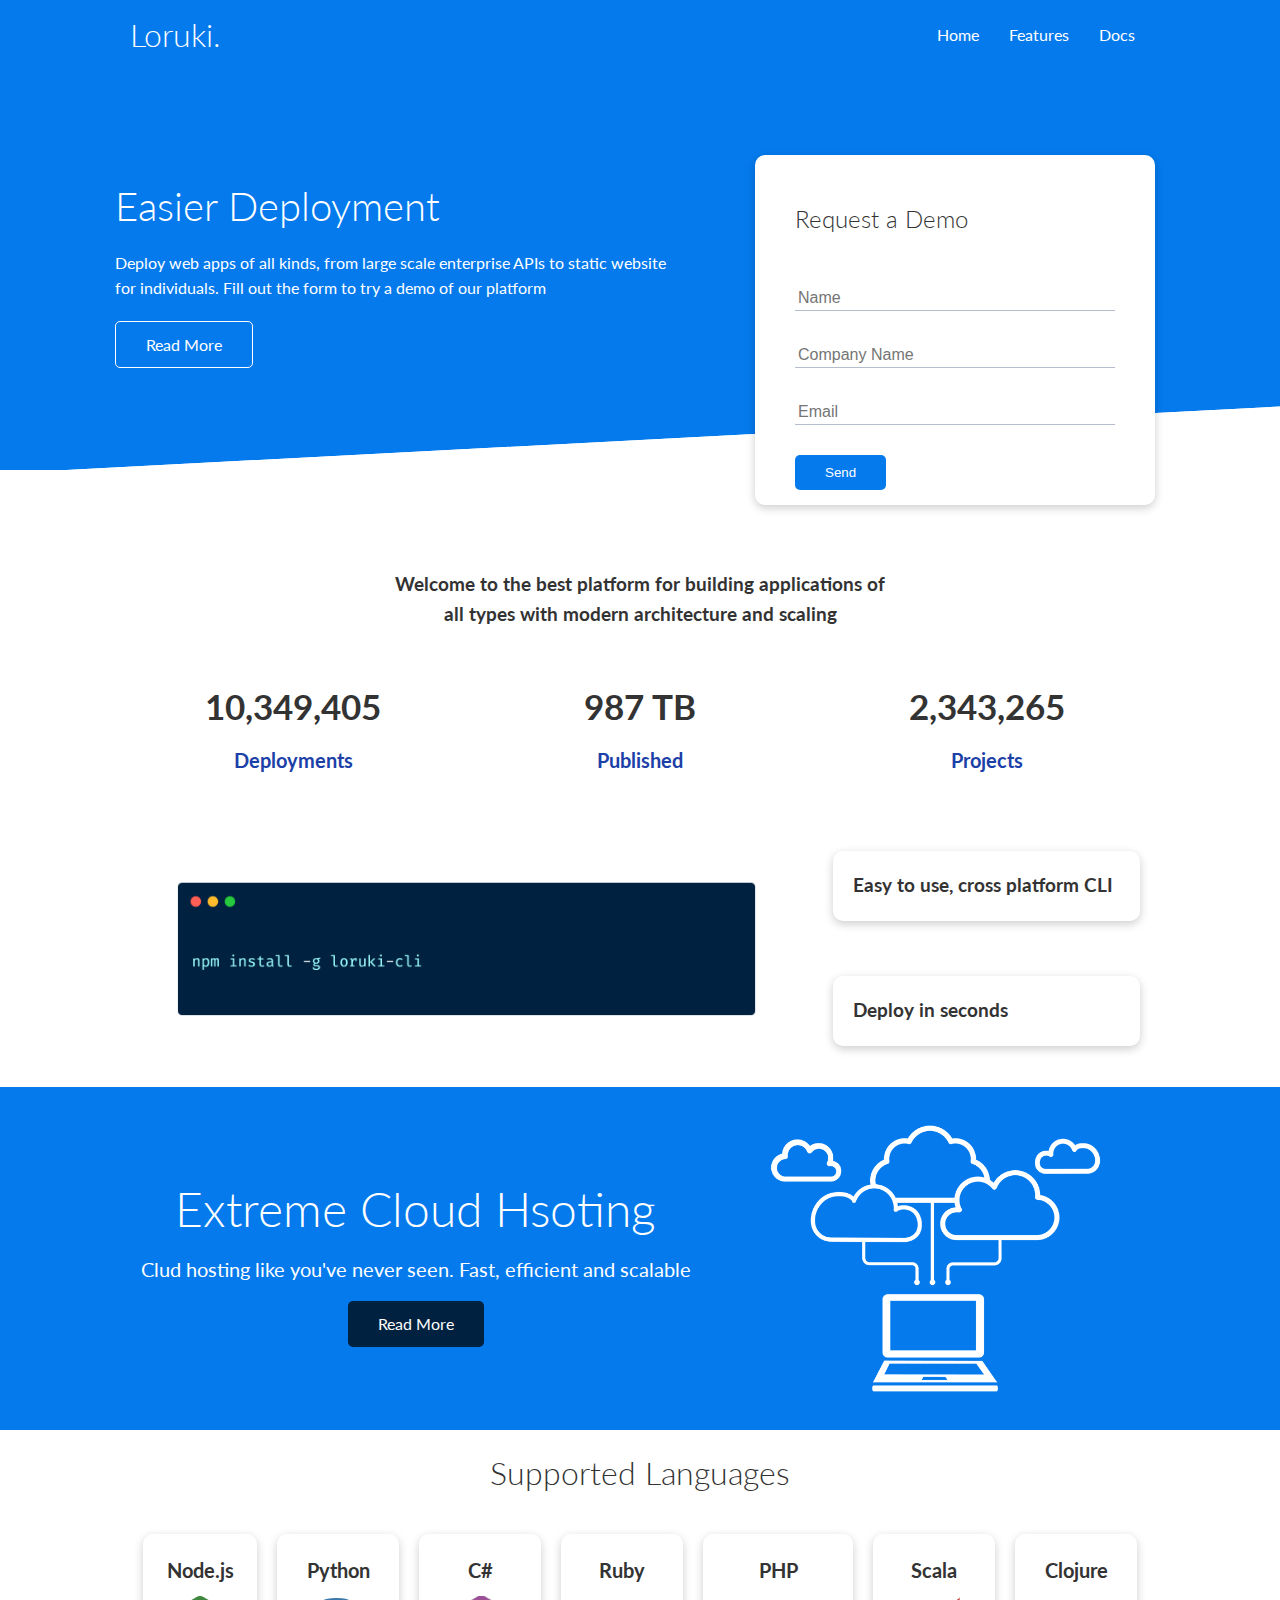
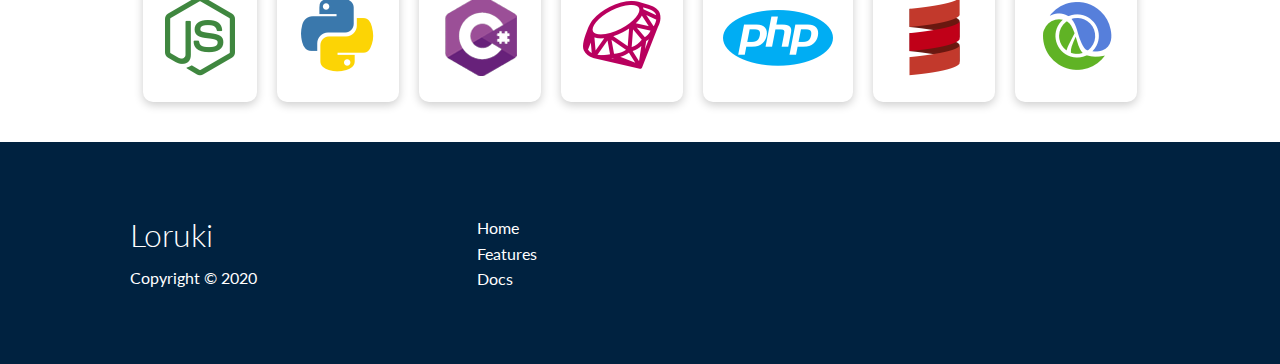
<file: index.html>
<!DOCTYPE html>
<html lang="en">
	<head>
		<meta charset="UTF-8" />
		<meta http-equiv="X-UA-Compatible" content="IE=edge" />
		<meta name="viewport" content="width=device-width, initial-scale=1.0" />
		<title>Loruki | Cloud Hosting For Everyone</title>
		<!-- Tutorial link: https://youtu.be/p0bGHP-PXD4 -->

		<!-- Google font -->
		<link rel="preconnect" href="https://fonts.gstatic.com" />
		<link href="https://fonts.googleapis.com/css2?family=Lato:wght@300&display=swap" rel="stylesheet" />

		<!-- Font Awesome stylesheet -->
		<link rel="stylesheet" href="https://cdnjs.cloudflare.com/ajax/libs/font-awesome/5.15.2/css/all.min.css" integrity="sha512-HK5fgLBL+xu6dm/Ii3z4xhlSUyZgTT9tuc/hSrtw6uzJOvgRr2a9jyxxT1ely+B+xFAmJKVSTbpM/CuL7qxO8w==" crossorigin="anonymous" />

		<!-- My stylesheet -->
		<link rel="stylesheet" href="./assert/css/utilities.css" />
		<link rel="stylesheet" href="./assert/css/style.css" />
	</head>
	<body>
		<!-- Navbar -->
		<div class="navbar">
			<div class="container flex">
				<h1 class="logo">Loruki.</h1>
				<nav>
					<ul>
						<li><a href="index.html">Home</a></li>
						<li><a href="features.html">Features</a></li>
						<li><a href="docs.html">Docs</a></li>
					</ul>
				</nav>
			</div>
		</div>

		<!-- Showcase -->
		<section class="showcase">
			<div class="container grid">
				<div class="showcase-text">
					<h1>Easier Deployment</h1>
					<p>Deploy web apps of all kinds, from large scale enterprise APIs to static website for individuals. Fill out the form to try a demo of our platform</p>
					<a href="features.html" class="btn btn-outline">Read More</a>
				</div>

				<div class="showcase-form card">
					<h2>Request a Demo</h2>
					<form name="contact" method="POST" netlify-honeypot="bot-field" data-netlify="true">
						<input type="hidden" name="form-name" value="contact" />
						<p class="hidden">
							<label>Don’t fill this out if you’re human: <input name="bot-field" /></label>
						</p>
						<div class="form-control">
							<input type="text" name="name" placeholder="Name" required />
						</div>
						<div class="form-control">
							<input type="text" name="company" placeholder="Company Name" required />
						</div>
						<div class="form-control">
							<input type="email" name="email" placeholder="Email" required />
						</div>
						<input type="submit" value="Send" class="btn btn-primary" />
					</form>
				</div>
			</div>
		</section>

		<!-- Stats -->
		<section class="stats">
			<div class="container">
				<h3 class="stats-hedding text-center mtb-1">Welcome to the best platform for building applications of all types with modern architecture and scaling</h3>
				<div class="grid grid-3 text-center mtb-4">
					<div>
						<i class="fas fa-server fa-3x"></i>
						<h3>10,349,405</h3>
						<p class="text-secondary">Deployments</p>
					</div>

					<div>
						<i class="fas fa-upload fa-3x"></i>
						<h3>987 TB</h3>
						<p class="text-secondary">Published</p>
					</div>

					<div>
						<i class="fas fa-project-diagram fa-3x"></i>
						<h3>2,343,265</h3>
						<p class="text-secondary">Projects</p>
					</div>
				</div>
			</div>
		</section>

		<!-- Cli -->
		<section class="cli">
			<div class="container grid">
				<img src="./assert/images/img-cli.png" alt="" />
				<div class="card">
					<h3>Easy to use, cross platform CLI</h3>
				</div>

				<div class="card">
					<h3>Deploy in seconds</h3>
				</div>
			</div>
		</section>

		<!-- Cloud -->
		<section class="cloud bg-primary mtb-2 ptb-2">
			<div class="container grid">
				<div class="text-center">
					<h2 class="lg">Extreme Cloud Hsoting</h2>
					<p class="lead mtb-1">Clud hosting like you've never seen. Fast, efficient and scalable</p>
					<a href="features.html" class="btn btn-dark">Read More</a>
				</div>
				<img src="./assert/images/img-cloud.png" alt="" />
			</div>
		</section>

		<!-- Languages -->
		<section class="languages">
			<h2 class="md text-center mtb-2">Supported Languages</h2>
			<div class="container flex">
				<div class="card">
					<h4>Node.js</h4>
					<img src="./assert/logos/logo-node.png" alt="" />
				</div>

				<div class="card">
					<h4>Python</h4>
					<img src="./assert/logos/logo-python.png" alt="" />
				</div>

				<div class="card">
					<h4>C#</h4>
					<img src="./assert/logos/logo-csharp.png" alt="" />
				</div>

				<div class="card">
					<h4>Ruby</h4>
					<img src="./assert/logos/logo-ruby.png" alt="" />
				</div>

				<div class="card">
					<h4>PHP</h4>
					<img src="./assert/logos/logo-php.png" alt="" />
				</div>

				<div class="card">
					<h4>Scala</h4>
					<img src="./assert/logos/logo-scala.png" alt="" />
				</div>

				<div class="card">
					<h4>Clojure</h4>
					<img src="./assert/logos/logo-clojure.png" alt="" />
				</div>
			</div>
		</section>

		<!-- Footer -->
		<footer class="footer bg-dark ptb-5">
			<div class="container grid grid-3">
				<div>
					<h1>Loruki</h1>
					<p>Copyright &copy; 2020</p>
				</div>

				<nav>
					<ul>
						<li><a href="index.html">Home</a></li>
						<li><a href="features.html">Features</a></li>
						<li><a href="docs.html">Docs</a></li>
					</ul>
				</nav>

				<div class="social">
					<a href="#"><i class="fab fa-github fa-2x"></i></a>
					<a href="#"><i class="fab fa-facebook fa-2x"></i></a>
					<a href="#"><i class="fab fa-instagram fa-2x"></i></a>
					<a href="#"><i class="fab fa-twitter fa-2x"></i></a>
				</div>
			</div>
		</footer>
	</body>
</html>
</file>
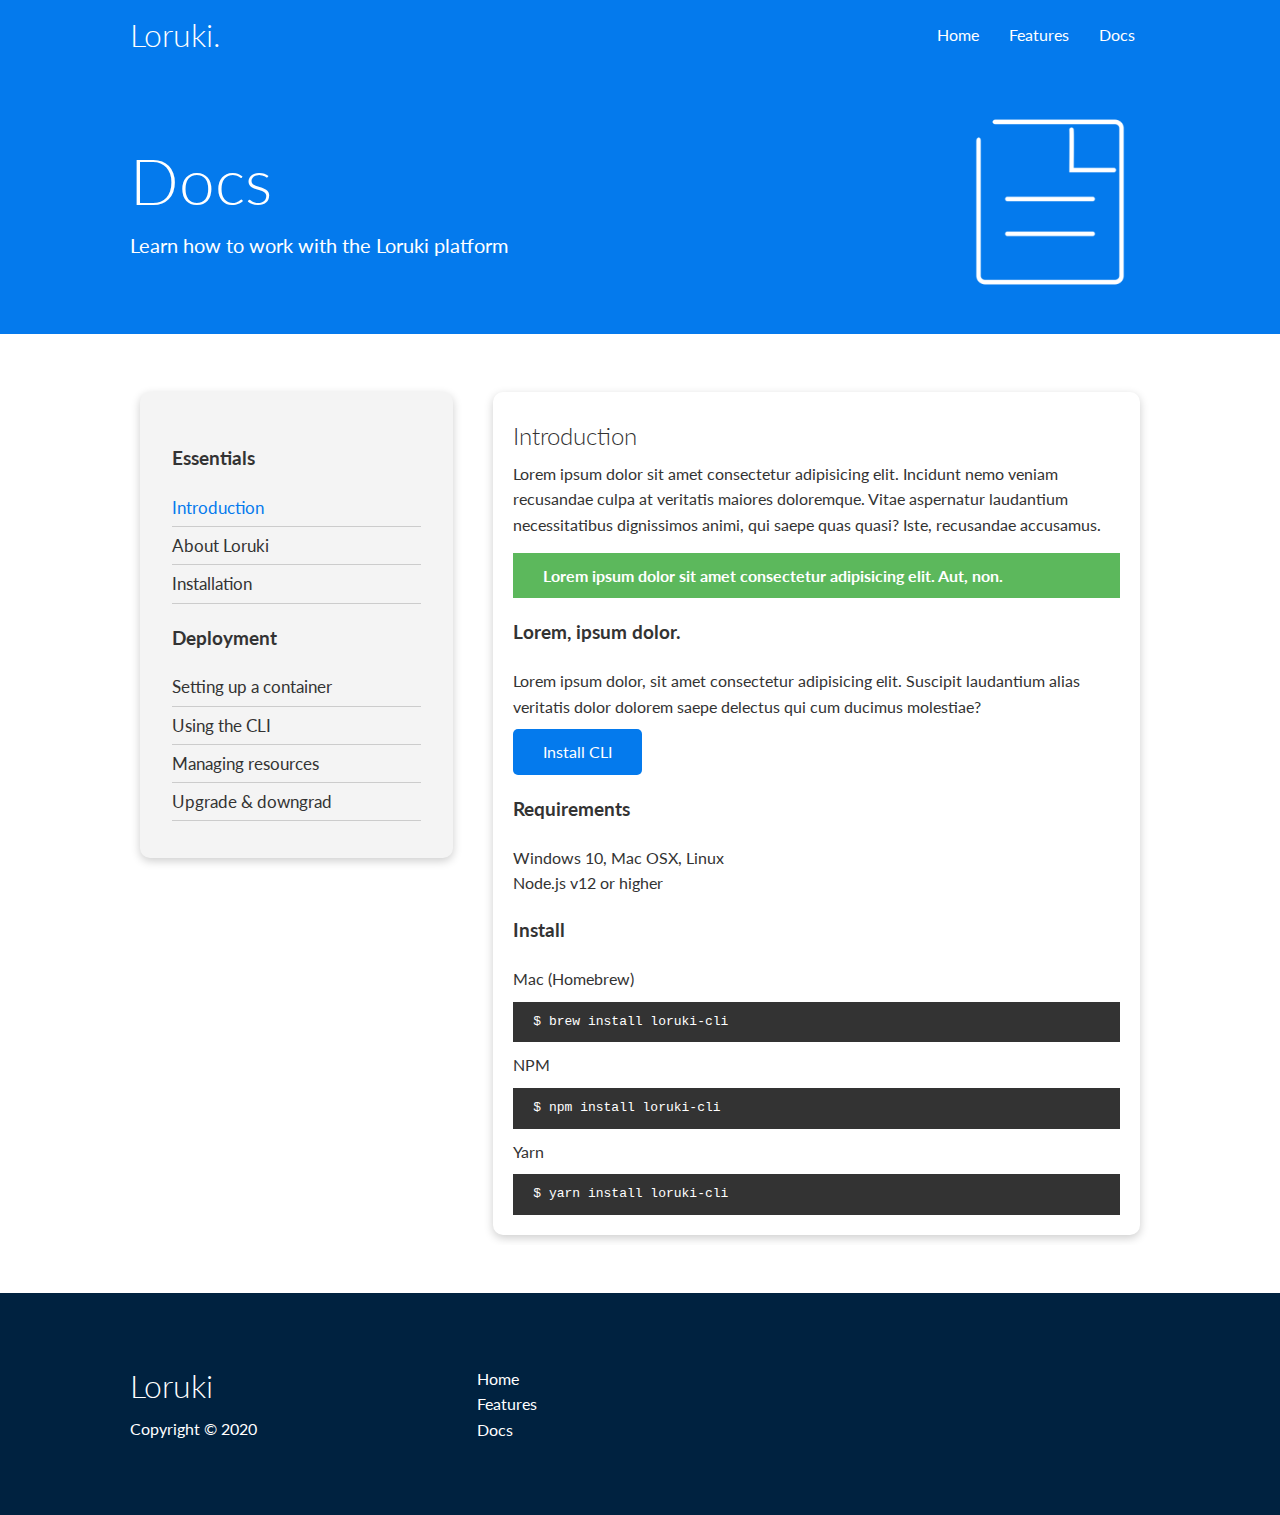
<file: docs.html>
<!DOCTYPE html>
<html lang="en">
	<head>
		<meta charset="UTF-8" />
		<meta http-equiv="X-UA-Compatible" content="IE=edge" />
		<meta name="viewport" content="width=device-width, initial-scale=1.0" />
		<title>Loruki | Cloud Hosting For Everyone</title>
		<!-- Tutorial link: https://youtu.be/p0bGHP-PXD4 -->

		<!-- Google font -->
		<link rel="preconnect" href="https://fonts.gstatic.com" />
		<link href="https://fonts.googleapis.com/css2?family=Lato:wght@300&display=swap" rel="stylesheet" />

		<!-- Font Awesome stylesheet -->
		<link rel="stylesheet" href="https://cdnjs.cloudflare.com/ajax/libs/font-awesome/5.15.2/css/all.min.css" integrity="sha512-HK5fgLBL+xu6dm/Ii3z4xhlSUyZgTT9tuc/hSrtw6uzJOvgRr2a9jyxxT1ely+B+xFAmJKVSTbpM/CuL7qxO8w==" crossorigin="anonymous" />

		<!-- My stylesheet -->
		<link rel="stylesheet" href="./assert/css/utilities.css" />
		<link rel="stylesheet" href="./assert/css/style.css" />
	</head>
	<body>
		<!-- Navbar -->
		<div class="navbar">
			<div class="container flex">
				<h1 class="logo">Loruki.</h1>
				<nav>
					<ul>
						<li><a href="index.html">Home</a></li>
						<li><a href="features.html">Features</a></li>
						<li><a href="docs.html">Docs</a></li>
					</ul>
				</nav>
			</div>
		</div>

		<!-- Head -->
		<section class="docs-head bg-primary ptb-3">
			<div class="container grid">
				<div>
					<h1 class="xl">Docs</h1>
					<p class="lead">Learn how to work with the Loruki platform</p>
				</div>
				<img src="/assert/images/img-docs.png" alt="" />
			</div>
		</section>

		<!-- Docs Main -->
		<section class="docs-main mtb-4">
			<div class="container grid">
				<div class="card bg-light p-3">
					<h3 class="mtb-2">Essentials</h3>
					<nav>
						<ul>
							<li><a class="text-primary" href="#">Introduction</a></li>
							<li><a href="#">About Loruki</a></li>
							<li><a href="#">Installation</a></li>
						</ul>
					</nav>

					<h3 class="mtb-2">Deployment</h3>
					<nav>
						<ul>
							<li><a href="#">Setting up a container</a></li>
							<li><a href="#">Using the CLI</a></li>
							<li><a href="#">Managing resources</a></li>
							<li><a href="#">Upgrade & downgrad</a></li>
						</ul>
					</nav>
				</div>

				<div class="card">
					<h2>Introduction</h2>
					<p>Lorem ipsum dolor sit amet consectetur adipisicing elit. Incidunt nemo veniam recusandae culpa at veritatis maiores doloremque. Vitae aspernatur laudantium necessitatibus dignissimos animi, qui saepe quas quasi? Iste, recusandae accusamus.</p>

					<div class="alert alert-success"><i class="fas fa-info"></i> Lorem ipsum dolor sit amet consectetur adipisicing elit. Aut, non.</div>

					<h3>Lorem, ipsum dolor.</h3>
					<p>Lorem ipsum dolor, sit amet consectetur adipisicing elit. Suscipit laudantium alias veritatis dolor dolorem saepe delectus qui cum ducimus molestiae?</p>
					<a href="#" class="btn btn-primary">Install CLI</a>

					<h3>Requirements</h3>
					<ul>
						<li>Windows 10, Mac OSX, Linux</li>
						<li>Node.js v12 or higher</li>
					</ul>

					<h3>Install</h3>
					<p>Mac (Homebrew)</p>
					<pre><code>$ brew install loruki-cli</code></pre>
					<p>NPM</p>
					<pre><code>$ npm install loruki-cli</code></pre>
					<p>Yarn</p>
					<pre><code>$ yarn install loruki-cli</code></pre>
				</div>
			</div>
		</section>

		<!-- Footer -->
		<footer class="footer bg-dark ptb-5">
			<div class="container grid grid-3">
				<div>
					<h1>Loruki</h1>
					<p>Copyright &copy; 2020</p>
				</div>

				<nav>
					<ul>
						<li><a href="index.html">Home</a></li>
						<li><a href="features.html">Features</a></li>
						<li><a href="docs.html">Docs</a></li>
					</ul>
				</nav>

				<div class="social">
					<a href="#"><i class="fab fa-github fa-2x"></i></a>
					<a href="#"><i class="fab fa-facebook fa-2x"></i></a>
					<a href="#"><i class="fab fa-instagram fa-2x"></i></a>
					<a href="#"><i class="fab fa-twitter fa-2x"></i></a>
				</div>
			</div>
		</footer>
	</body>
</html>
</file>
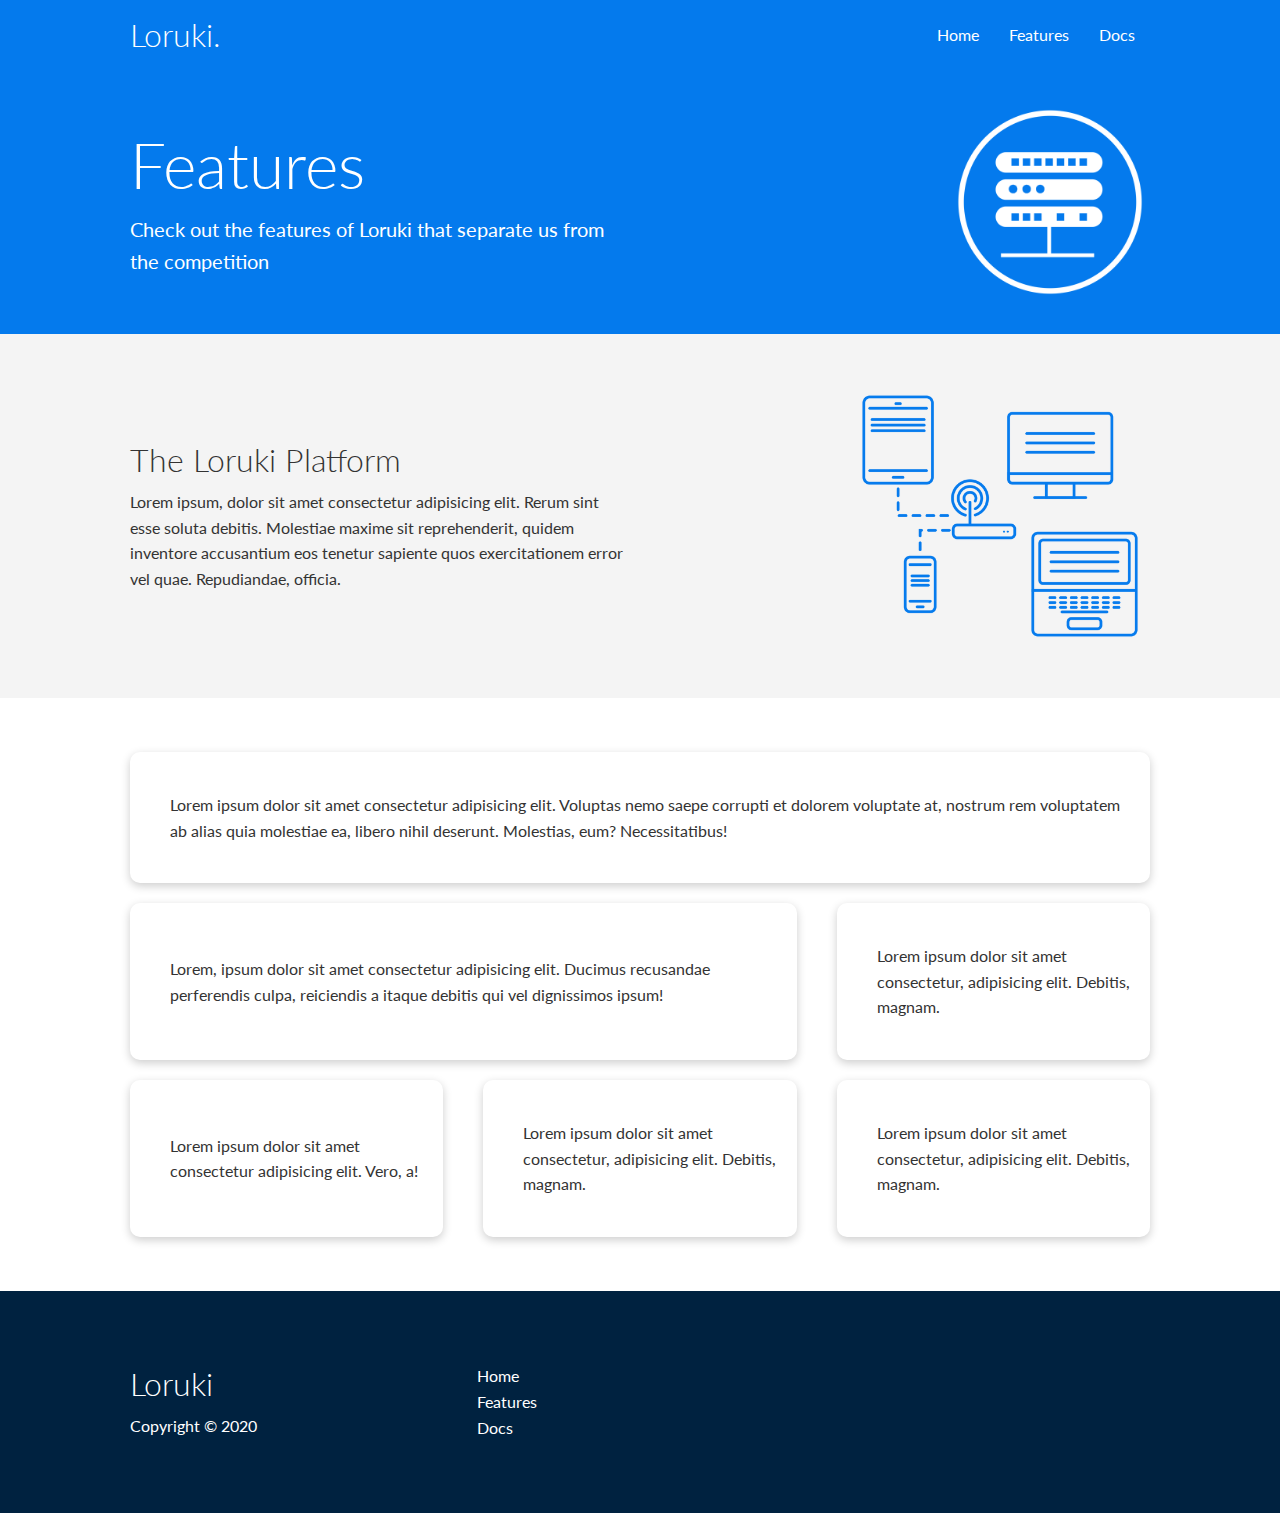
<file: features.html>
<!DOCTYPE html>
<html lang="en">
	<head>
		<meta charset="UTF-8" />
		<meta http-equiv="X-UA-Compatible" content="IE=edge" />
		<meta name="viewport" content="width=device-width, initial-scale=1.0" />
		<title>Loruki | Cloud Hosting For Everyone</title>
		<!-- Tutorial link: https://youtu.be/p0bGHP-PXD4 -->

		<!-- Google font -->
		<link rel="preconnect" href="https://fonts.gstatic.com" />
		<link href="https://fonts.googleapis.com/css2?family=Lato:wght@300&display=swap" rel="stylesheet" />

		<!-- Font Awesome stylesheet -->
		<link rel="stylesheet" href="https://cdnjs.cloudflare.com/ajax/libs/font-awesome/5.15.2/css/all.min.css" integrity="sha512-HK5fgLBL+xu6dm/Ii3z4xhlSUyZgTT9tuc/hSrtw6uzJOvgRr2a9jyxxT1ely+B+xFAmJKVSTbpM/CuL7qxO8w==" crossorigin="anonymous" />

		<!-- My stylesheet -->
		<link rel="stylesheet" href="./assert/css/utilities.css" />
		<link rel="stylesheet" href="./assert/css/style.css" />
	</head>
	<body>
		<!-- Navbar -->
		<div class="navbar">
			<div class="container flex">
				<h1 class="logo">Loruki.</h1>
				<nav>
					<ul>
						<li><a href="index.html">Home</a></li>
						<li><a href="features.html">Features</a></li>
						<li><a href="docs.html">Docs</a></li>
					</ul>
				</nav>
			</div>
		</div>

		<!-- Head -->
		<section class="features-head bg-primary ptb-3">
			<div class="container grid">
				<div>
					<h1 class="xl">Features</h1>
					<p class="lead">Check out the features of Loruki that separate us from the competition</p>
				</div>
				<img src="/assert/images/img-server.png" alt="" />
			</div>
		</section>

		<!-- Sub Head -->
		<section class="features-sub-head bg-light ptb-3">
			<div class="container grid">
				<div>
					<h1 class="md">The Loruki Platform</h1>
					<p>Lorem ipsum, dolor sit amet consectetur adipisicing elit. Rerum sint esse soluta debitis. Molestiae maxime sit reprehenderit, quidem inventore accusantium eos tenetur sapiente quos exercitationem error vel quae. Repudiandae, officia.</p>
				</div>
				<img src="/assert/images/img-server2.png" alt="" />
			</div>
		</section>

		<!-- Main -->
		<section class="features-main mtb-2">
			<div class="container grid grid-3">
				<div class="card flex">
					<i class="fas fa-server fa-3x"></i>
					<p>Lorem ipsum dolor sit amet consectetur adipisicing elit. Voluptas nemo saepe corrupti et dolorem voluptate at, nostrum rem voluptatem ab alias quia molestiae ea, libero nihil deserunt. Molestias, eum? Necessitatibus!</p>
				</div>

				<div class="card flex">
					<i class="fas fa-network-wired fa-3x"></i>
					<p>Lorem, ipsum dolor sit amet consectetur adipisicing elit. Ducimus recusandae perferendis culpa, reiciendis a itaque debitis qui vel dignissimos ipsum!</p>
				</div>

				<div class="card flex">
					<i class="fas fa-laptop-code fa-3x"></i>
					<p>Lorem ipsum dolor sit amet consectetur, adipisicing elit. Debitis, magnam.</p>
				</div>

				<div class="card flex">
					<i class="fas fa-database fa-3x"></i>
					<p>Lorem ipsum dolor sit amet consectetur adipisicing elit. Vero, a!</p>
				</div>

				<div class="card flex">
					<i class="fas fa-power-off fa-3x"></i>
					<p>Lorem ipsum dolor sit amet consectetur, adipisicing elit. Debitis, magnam.</p>
				</div>

				<div class="card flex">
					<i class="fas fa-upload fa-3x"></i>
					<p>Lorem ipsum dolor sit amet consectetur, adipisicing elit. Debitis, magnam.</p>
				</div>
			</div>
		</section>

		<!-- Footer -->
		<footer class="footer bg-dark ptb-5">
			<div class="container grid grid-3">
				<div>
					<h1>Loruki</h1>
					<p>Copyright &copy; 2020</p>
				</div>

				<nav>
					<ul>
						<li><a href="index.html">Home</a></li>
						<li><a href="features.html">Features</a></li>
						<li><a href="docs.html">Docs</a></li>
					</ul>
				</nav>

				<div class="social">
					<a href="#"><i class="fab fa-github fa-2x"></i></a>
					<a href="#"><i class="fab fa-facebook fa-2x"></i></a>
					<a href="#"><i class="fab fa-instagram fa-2x"></i></a>
					<a href="#"><i class="fab fa-twitter fa-2x"></i></a>
				</div>
			</div>
		</footer>
	</body>
</html>
</file>
<file: assert/css/utilities.css>
/* Utilities: Means classes that will use all around the website */
.container {
	max-width: 1100px;
	margin: 0 auto;
	overflow: auto;
	padding: 0 40px;
}

.card {
	background-color: #fff;
	color: #333;
	border-radius: 10px;
	box-shadow: 0 3px 10px rgba(0, 0, 0, 0.2);
	padding: 20px;
	margin: 10px;
}

.btn {
	display: inline-block;
	padding: 10px 30px;
	cursor: pointer;
	background: var(--primary-color);
	color: #fff;
	border: none;
	border-radius: 5px;
}

.btn-outline {
	background-color: transparent;
	border: 1px solid #fff;
}

.btn:hover {
	transform: scale(0.98);
}

/* Backgrounds & colored buttons */
.bg-primary,
.btn-primary {
	background-color: var(--primary-color);
	color: #fff;
}

.bg-secondary,
.btn-secondary {
	background-color: var(--secondary-color);
	color: #fff;
}

.bg-dark,
.btn-dark {
	background-color: var(--dark-color);
	color: #fff;
}

.bg-light,
.btn-light {
	background-color: var(--light-color);
	color: #333;
}

.bg-primary a,
.btn-primary a,
.bg-secondary a,
.btn-secondary a,
.bg-dark a,
.btn-dark a {
	color: #fff;
}

/* Text colors */
.text-primary {
	color: var(--primary-color);
}

.text-secondary {
	color: var(--secondary-color);
}

.text-dark {
	color: var(--dark-color);
}

.text-light {
	color: var(--light-color);
}

/* Test sizes */
.lead {
	font-size: 20px;
}

.sm {
	font-size: 1rem;
}

.md {
	font-size: 2rem;
}

.lg {
	font-size: 3rem;
}

.xl {
	font-size: 4rem;
}

.text-center {
	text-align: center;
}

/* Alert */
.alert {
	background-color: var(--light-color);
	padding: 10px 20px;
	font-weight: bold;
	margin: 15px 0;
}

.alert i {
	margin-right: 10px;
}

.alert-success {
	background-color: var(--success-color);
	color: #fff;
}

.alert-error {
	background-color: var(--error-color);
	color: #fff;
}

.flex {
	display: flex;
	justify-content: center;
	align-items: center;
	height: 100%;
}

.grid {
	display: grid;
	grid-template-columns: repeat(2, 1fr);
	gap: 20px;
	justify-content: center;
	align-items: center;
	height: 100%;
}

.grid-3 {
	grid-template-columns: repeat(3, 1fr);
}

/* Margin top and bottom */
.mtb-1 {
	margin: 1rem 0;
}

.mtb-2 {
	margin: 1.5rem 0;
}

.mtb-3 {
	margin: 2rem 0;
}

.mtb-4 {
	margin: 3rem 0;
}

.mtb-5 {
	margin: 4rem 0;
}

/* Margin all around */
.m-1 {
	margin: 1rem;
}

.m-2 {
	margin: 1.5rem;
}

.m-3 {
	margin: 2rem;
}

.m-4 {
	margin: 3rem;
}

.m-5 {
	margin: 4rem;
}

/* padding top and bottom */
.ptb-1 {
	padding: 1rem 0;
}

.ptb-2 {
	padding: 1.5rem 0;
}

.ptb-3 {
	padding: 2rem 0;
}

.ptb-4 {
	padding: 3rem 0;
}

.ptb-5 {
	padding: 4rem 0;
}

/* padding all around */
.p-1 {
	padding: 1rem;
}

.p-2 {
	padding: 1.5rem;
}

.p-3 {
	padding: 2rem;
}

.p-4 {
	padding: 3rem;
}

.p-5 {
	padding: 4rem;
}
</file>
<file: assert/css/style.css>
:root {
	--primary-color: #047aed;
	--secondary-color: #1c3fa8;
	--dark-color: #002240;
	--light-color: #f4f4f4;
	--success-color: #5cb85c;
	--error-color: #d9534f;
}

* {
	box-sizing: border-box;
	padding: 0;
	margin: 0;
}

body {
	font-family: 'Lato', sans-serif;
	color: #333;
	line-height: 1.6;
}

ul {
	list-style-type: none;
}

a {
	text-decoration: none;
	color: #333;
}

h1,
h2 {
	font-weight: 300;
	line-height: 1.2;
	margin: 10px 0;
}

p {
	margin: 10px 0;
}

img {
	width: 100%;
}

pre,
code {
	background-color: #333;
	color: #fff;
	padding: 10px;
}

.hidden {
	visibility: hidden;
	height: 0;
}

/* Navbar */
.navbar {
	background-color: var(--primary-color);
	color: #fff;
	height: 70px;
}

.navbar ul {
	display: flex;
}

.navbar a {
	color: #fff;
	padding: 10px;
	margin: 0 5px;
}

.navbar a:hover {
	border-bottom: 2px solid #fff;
}

.navbar .flex {
	justify-content: space-between;
}

/* Showcase */
.showcase {
	height: 400px;
	background-color: var(--primary-color);
	color: #fff;
	position: relative;
}

.showcase h1 {
	font-size: 40px;
}

.showcase p {
	margin: 20px 0;
}

.showcase .grid {
	overflow: visible;
	grid-template-columns: 55% 45%;
	gap: 30px;
}

.showcase-text {
	animation: slideInFromLeft 1s ease-in;
}

.showcase-form {
	position: relative;
	top: 60px;
	height: 350px;
	width: 400px;
	padding: 40px;
	z-index: 100;
	justify-self: flex-end;
	animation: slideInFromRight 1s ease-in;
}

.showcase-form .form-control {
	margin: 30px 0;
}

.showcase-form input[type='text'],
.showcase-form input[type='email'] {
	border: 0;
	border-bottom: 1px solid #b4becd;
	width: 100%;
	padding: 3px;
	font-size: 16px;
}

.showcase-form input:focus {
	outline: none;
}

.showcase::before,
.showcase::after {
	content: '';
	position: absolute;
	height: 100px;
	bottom: -70px;
	right: 0;
	left: 0;
	background-color: #fff;
	transform: skewY(-3deg);
	-webkit-transform: skewY(-3deg);
	-moz-transform: skewY(-3deg);
	-ms-transform: skewY(-3deg);
}

/* Stats */
.stats {
	padding-top: 100px;
	animation: slideInFromBottom 1s ease-in;
}

.stats-hedding {
	max-width: 500px;
	margin: auto;
}

.stats .grid h3 {
	font-size: 35px;
}

.stats .grid p {
	font-size: 20px;
	font-weight: bold;
}

/* Cli */
.cli .grid {
	grid-template-columns: repeat(3, 1fr);
	grid-template-rows: repeat(2, 1fr);
}

.cli .grid > *:first-child {
	grid-column: 1 / span 2;
	grid-row: 1 / span 2;
}

/* Cloud */
.cloud .grid {
	grid-template-columns: 4fr 3fr;
}

/* Languages */
.languages .flex {
	flex-wrap: wrap;
}

.languages .card {
	text-align: center;
	margin: 18px 10px 40px;
	transition: transform 0.2s ease-in;
}

.languages .card h4 {
	font-size: 20px;
	margin-bottom: 10px;
}

.languages .card:hover {
	transform: translateY(-15px);
}

/* Features and Docs */
.features-head img,
.docs-head img {
	width: 200px;
	justify-self: flex-end;
}

.features-sub-head img {
	width: 300px;
	justify-self: flex-end;
}

.features-main .card > i {
	margin-right: 20px;
}

.features-main .grid {
	padding: 30px;
}

.features-main .grid > *:first-child {
	grid-column: 1 / span 3;
}

.features-main .grid > *:nth-child(2) {
	grid-column: 1 / span 2;
}

/* Docs */
.docs-main h3 {
	margin: 20px 0;
}

.docs-main .grid {
	grid-template-columns: 1fr 2fr;
	align-items: flex-start;
}

.docs-main nav li {
	font-size: 17px;
	padding-bottom: 5px;
	margin-bottom: 5px;
	border-bottom: 1px solid #ccc;
}

.docs-main a:hover {
	font-weight: bold;
}

/* Footer */
.footer .social a {
	margin: 0 10px;
}

/* Animations */
@keyframes slideInFromLeft {
	0% {
		transform: translateX(-100%);
	}

	100% {
		transform: translateX(0);
	}
}

@keyframes slideInFromRight {
	0% {
		transform: translateX(100%);
	}

	100% {
		transform: translateX(0);
	}
}

@keyframes slideInFromTop {
	0% {
		transform: translateY(-100%);
	}

	100% {
		transform: translateX(0);
	}
}

@keyframes slideInFromBottom {
	0% {
		transform: translateY(100%);
	}

	100% {
		transform: translateX(0);
	}
}

/* Tablets and under */
@media (max-width: 768px) {
	.grid,
	.showcase .grid,
	.stats .grid,
	.cli .grid,
	.cloud .grid,
	.features-main .grid,
	.docs-main .grid {
		grid-template-columns: 1fr;
		grid-template-rows: 1fr;
	}

	.showcase {
		height: auto;
	}

	.showcase-text {
		text-align: center;
		margin-top: 40px;
	}

	.showcase-form {
		justify-self: center;
		margin: auto;
	}

	.cli .grid > *:first-child {
		grid-column: 1;
		grid-row: 1;
	}

	.features-head,
	.features-sub-head,
	.docs-head {
		text-align: center;
	}

	.features-head img,
	.features-sub-head img,
	.docs-head img {
		justify-self: center;
	}

	.features-main .grid > *:first-child,
	.features-main .grid > *:nth-child(2) {
		grid-column: 1;
	}
}

/* Mobile */
@media (max-width: 500px) {
	.navbar {
		height: 110px;
	}

	.navbar .flex {
		flex-direction: column;
	}

	.navbar ul {
		padding: 10px;
		background-color: rgba(0, 0, 0, 0.1);
	}
}
</file>
